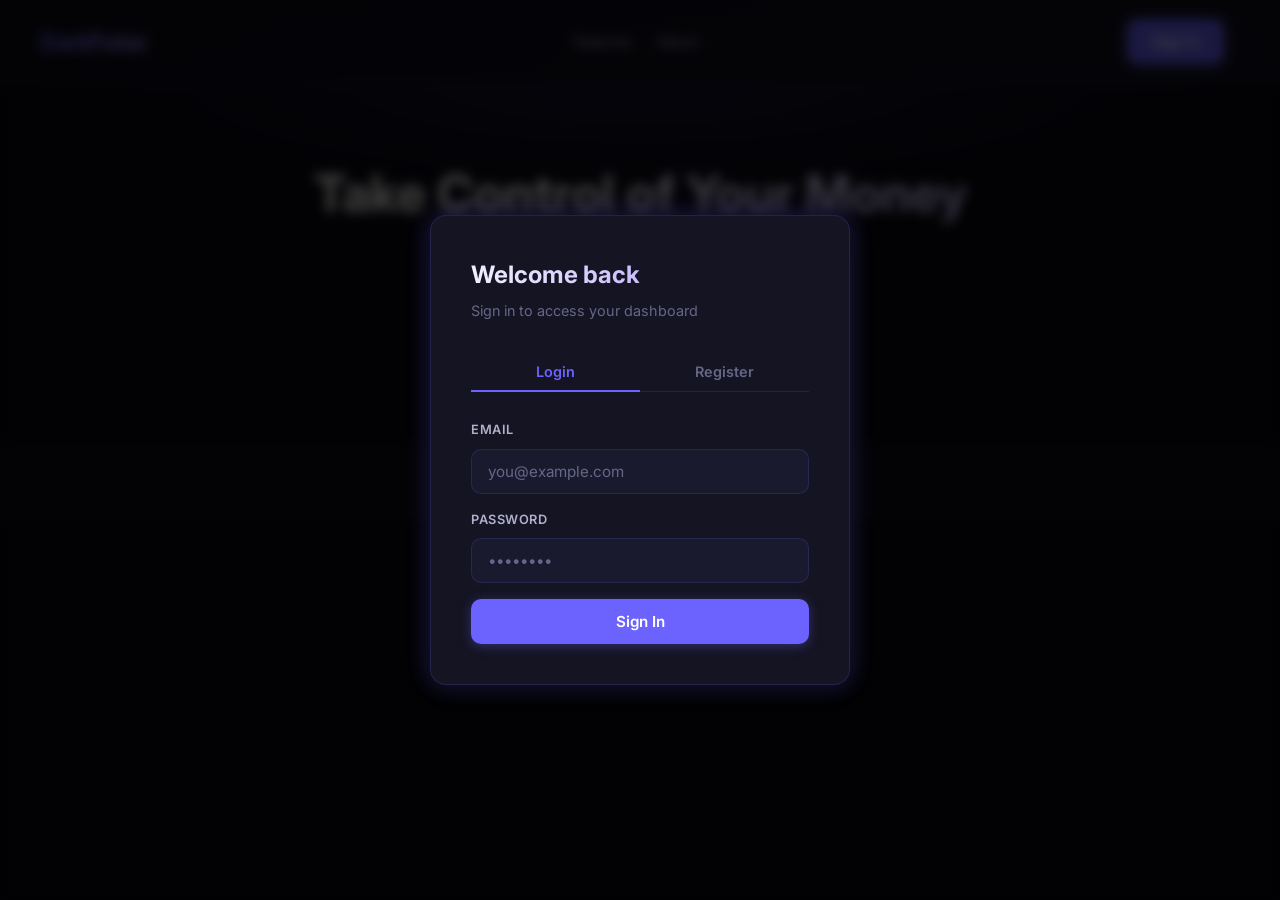
<file: Templates/index.html>
<!DOCTYPE html>
<html lang="en">

<head>
    <meta charset="UTF-8">
    <meta name="viewport" content="width=device-width, initial-scale=1.0">
    <title>DarkPulse — Expense Tracker</title>
    <meta name="description"
        content="DarkPulse Expense Tracker — track every expense, visualize spending habits, and manage your finances with ease.">
    <link rel="stylesheet" href="/static/styles.css">
</head>

<body>

    <!-- ==================== NAVBAR ==================== -->
    <header>
        <nav>
            <a href="/" class="logo" style="text-decoration:none">DarkPulse</a>

            <ul class="nav-links">
                <li><a href="/features">Features</a></li>
                <li><a href="/about">About</a></li>
            </ul>

            <div id="nav-auth-area">
                <!-- Shown when logged out -->
                <button id="btn-open-auth" class="btn-primary" style="display:none">Sign In</button>

                <!-- Shown when logged in -->
                <span id="nav-user-email"></span>
                <button id="btn-logout" style="display:none">Logout</button>
            </div>
        </nav>
    </header>

    <!-- ==================== HERO ==================== -->
    <section class="hero" id="home">
        <h1>Take Control of Your Money</h1>
        <p>Track every expense. Visualise your habits.<br>Build your future — one entry at a time.</p>
        <a href="#dashboard" class="cta-btn" id="hero-cta">Start Tracking</a>
    </section>

    <!-- ==================== AUTH OVERLAY ==================== -->
    <div id="auth-overlay">
        <div class="auth-box">
            <h2>Welcome back</h2>
            <p class="auth-subtitle">Sign in to access your dashboard</p>

            <div class="auth-tabs">
                <button class="auth-tab active" data-tab="login">Login</button>
                <button class="auth-tab" data-tab="register">Register</button>
            </div>

            <!-- Login Form -->
            <form class="auth-form active" id="form-login">
                <div id="login-error" class="auth-error"></div>

                <label for="login-email">Email</label>
                <input id="login-email" type="email" placeholder="you@example.com" required autocomplete="email">

                <label for="login-password">Password</label>
                <input id="login-password" type="password" placeholder="••••••••" required
                    autocomplete="current-password">

                <button type="submit" class="btn-primary">Sign In</button>
            </form>

            <!-- Register Form -->
            <form class="auth-form" id="form-register">
                <div id="register-error" class="auth-error"></div>

                <label for="reg-email">Email</label>
                <input id="reg-email" type="email" placeholder="you@example.com" required autocomplete="email">

                <label for="reg-password">Password</label>
                <input id="reg-password" type="password" placeholder="Min. 6 characters" required minlength="6"
                    autocomplete="new-password">

                <button type="submit" class="btn-primary">Create Account</button>
            </form>
        </div>
    </div>

    <!-- ==================== DASHBOARD ==================== -->
    <section id="dashboard">
        <div id="app-dashboard">

            <!-- KPI Stats Bar -->
            <div class="stats-grid" style="margin-top:0.5rem">
                <div class="stat-card income">
                    <div class="stat-label">Monthly Income</div>
                    <div class="stat-value" id="stat-income">—</div>
                    <div class="stat-icon">💰</div>
                </div>
                <div class="stat-card spent">
                    <div class="stat-label">Total Spent</div>
                    <div class="stat-value" id="stat-spent">—</div>
                    <div class="stat-icon">📊</div>
                </div>
                <div class="stat-card savings">
                    <div class="stat-label">Savings</div>
                    <div class="stat-value" id="stat-savings">—</div>
                    <div class="stat-icon">🏦</div>
                </div>
            </div>

            <!-- Income Form -->
            <div class="income-section" style="margin-top:2.5rem">
                <div class="section-heading">Set Income</div>
                <form class="income-form" id="income-form">
                    <label for="income-input">Monthly Income (₹)</label>
                    <input id="income-input" type="number" step="0.01" min="0.01" placeholder="e.g. 50000" required>
                    <button type="submit" class="btn-green">Update Income</button>
                </form>
            </div>

            <!-- Expense Form -->
            <div class="expense-section">
                <div class="section-heading">Add Expense</div>
                <form class="expense-form" id="expense-form">
                    <div class="form-group">
                        <label for="exp-amount">Amount (₹)</label>
                        <input id="exp-amount" type="number" step="0.01" min="0.01" placeholder="e.g. 499" required>
                    </div>
                    <div class="form-group">
                        <label for="exp-category">Category</label>
                        <input id="exp-category" type="text" placeholder="e.g. Food" required>
                    </div>
                    <div class="form-group">
                        <label for="exp-notes">Notes (optional)</label>
                        <input id="exp-notes" type="text" placeholder="Optional description">
                    </div>
                    <button type="submit" class="btn-primary"
                        style="align-self:flex-end;padding:0.7rem 1.4rem">Add</button>
                    <button type="button" id="btn-clear-all" class="btn-danger" style="align-self:flex-end">Clear
                        All</button>
                </form>
            </div>

            <!-- Expense List -->
            <div class="expense-list-section">
                <div class="section-heading">Expenses</div>

                <!-- Filter bar -->
                <div class="filter-bar">
                    <input id="filter-input" type="text" placeholder="🔍  Filter by category…">
                    <button id="btn-filter" class="btn-ghost">Apply Filter</button>
                    <span class="filter-badge" id="filter-badge">
                        Filtered: <span id="filter-label"></span>
                        <button id="btn-clear-filter" title="Clear filter">✕</button>
                    </span>
                </div>

                <ul id="expense-list"></ul>
            </div>

            <!-- Summary Section -->
            <div class="summary-section">
                <div class="section-heading">Summary</div>
                <div class="summary-grid">

                    <!-- Category Breakdown -->
                    <div class="summary-card">
                        <h4>📂 By Category</h4>
                        <table class="category-table" id="category-table">
                            <tbody></tbody>
                        </table>
                    </div>

                    <!-- Monthly Summary -->
                    <div class="summary-card">
                        <h4>📅 Monthly Breakdown</h4>
                        <div class="monthly-form">
                            <select id="monthly-month">
                                <option value="1">January</option>
                                <option value="2">February</option>
                                <option value="3">March</option>
                                <option value="4">April</option>
                                <option value="5">May</option>
                                <option value="6">June</option>
                                <option value="7">July</option>
                                <option value="8">August</option>
                                <option value="9">September</option>
                                <option value="10">October</option>
                                <option value="11">November</option>
                                <option value="12">December</option>
                            </select>
                            <input id="monthly-year" type="number" min="2000" max="2100" placeholder="Year"
                                style="width:90px">
                            <button type="button" id="btn-monthly">View</button>
                        </div>
                        <div class="monthly-result" id="monthly-result">
                            <div id="monthly-label" style="color:var(--muted);font-size:0.85rem"></div>
                            <div class="monthly-total" id="monthly-total"></div>
                        </div>
                    </div>
                </div>
            </div>

            <!-- Danger Zone -->
            <div class="danger-zone">
                <h4>⚠ Danger Zone</h4>
                <p>Permanently clear all your financial data (income + expenses) from this account.</p>
                <button id="btn-delete-data" class="btn-danger">Delete All My Data</button>
            </div>

        </div><!-- /#app-dashboard -->
    </section>

    <!-- ==================== EDIT MODAL ==================== -->
    <div id="edit-modal">
        <div class="modal-box">
            <h3>Edit Expense</h3>
            <form class="modal-form" id="edit-form">
                <input type="hidden" id="edit-id">

                <label for="edit-amount">Amount (₹)</label>
                <input id="edit-amount" type="number" step="0.01" min="0.01" placeholder="Amount" required>

                <label for="edit-category">Category</label>
                <input id="edit-category" type="text" placeholder="Category" required>

                <label for="edit-notes">Notes</label>
                <input id="edit-notes" type="text" placeholder="Optional notes">

                <div class="modal-actions">
                    <button type="submit" class="btn-primary">Save Changes</button>
                    <button type="button" id="btn-cancel-edit" class="btn-ghost">Cancel</button>
                </div>
            </form>
        </div>
    </div>

    <!-- ==================== FOOTER ==================== -->
    <footer>
        <p>© 2026 DarkPulse</p>
    </footer>

    <!-- ==================== TOAST CONTAINER ==================== -->
    <div id="toast-container"></div>

    <script src="/static/script.js"></script>
</body>

</html>
</file>
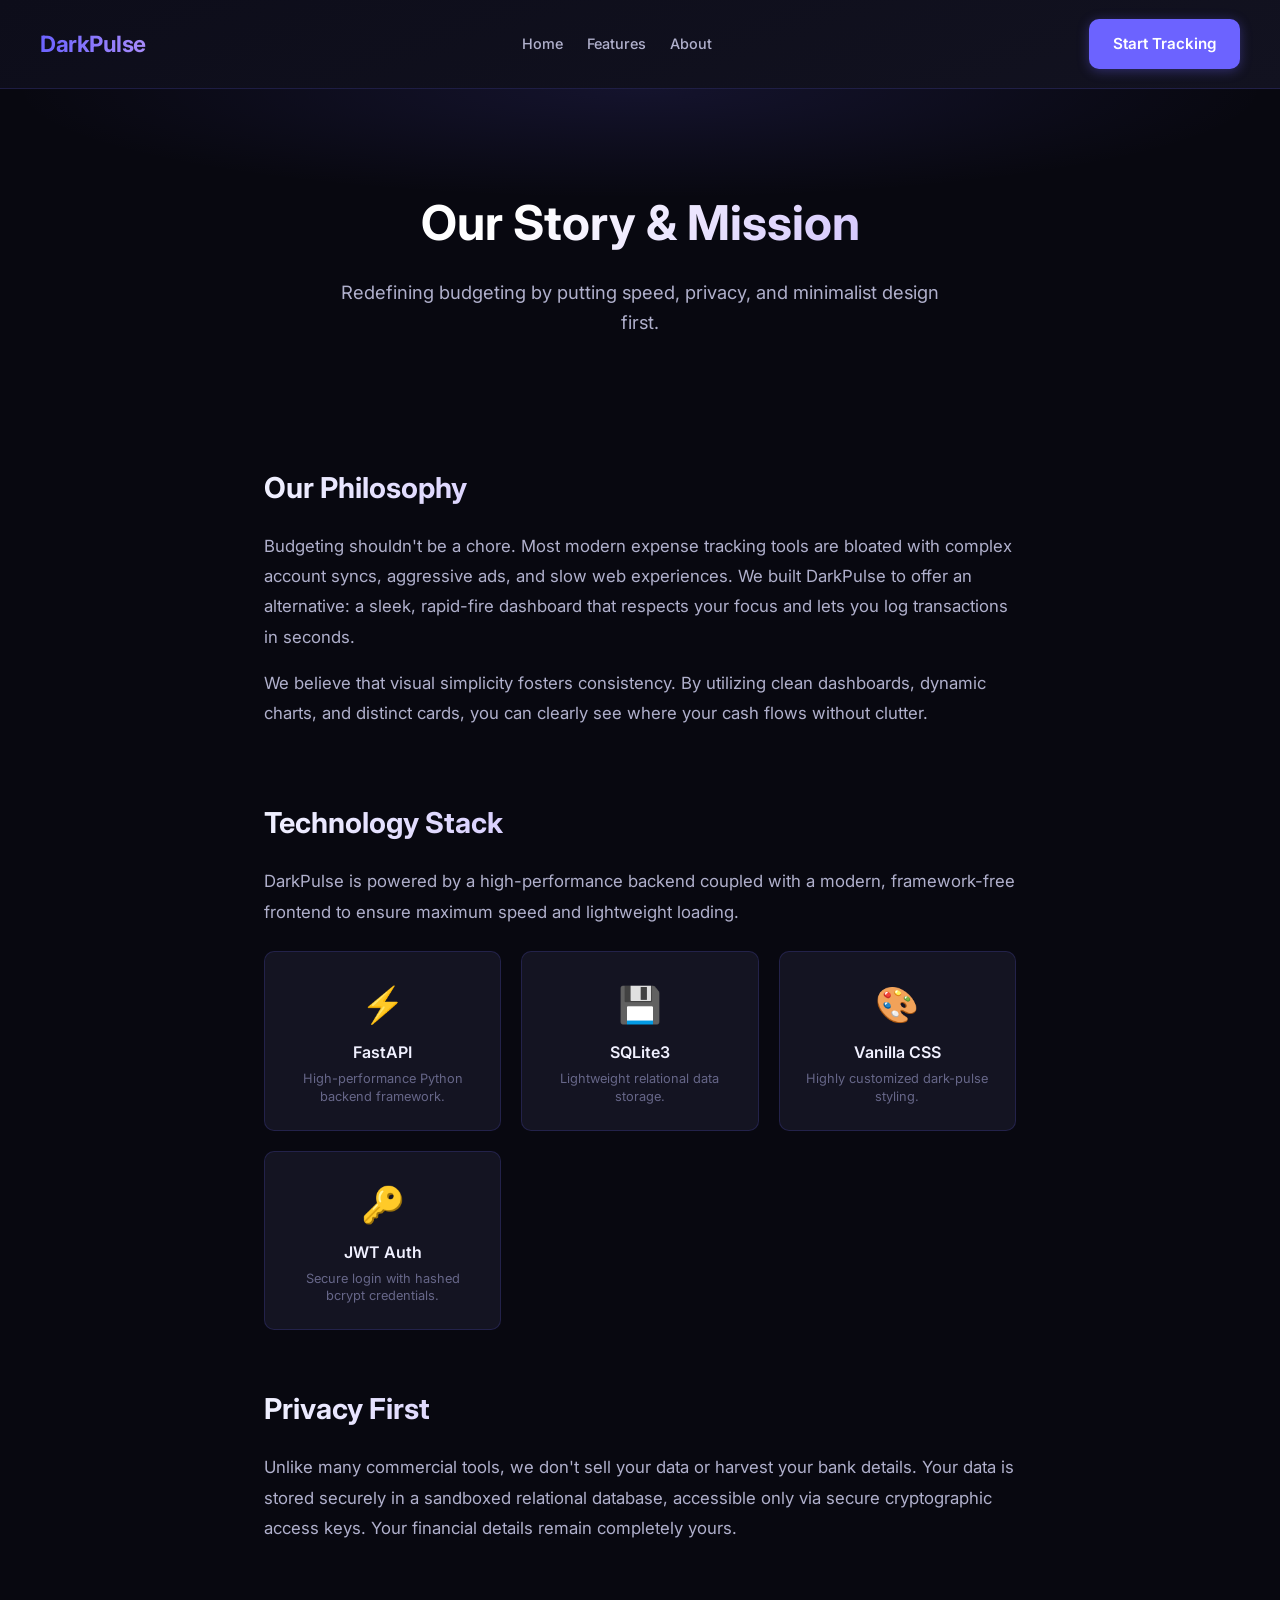
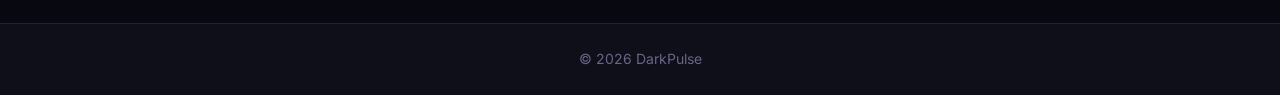
<file: Templates/about.html>
<!DOCTYPE html>
<html lang="en">

<head>
    <meta charset="UTF-8">
    <meta name="viewport" content="width=device-width, initial-scale=1.0">
    <title>About Us — DarkPulse</title>
    <meta name="description" content="Learn more about DarkPulse, the premium minimal expense tracker.">
    <link rel="stylesheet" href="/static/styles.css">
    <style>
        .about-hero {
            padding: 6rem 2rem 4rem;
            text-align: center;
            background: radial-gradient(ellipse 70% 50% at 50% 0%, rgba(108, 99, 255, 0.12) 0%, transparent 70%);
        }

        .about-hero h1 {
            font-size: 3rem;
            font-weight: 700;
            margin-bottom: 1rem;
            background: linear-gradient(135deg, #fff 40%, #a78bfa);
            -webkit-background-clip: text;
            -webkit-text-fill-color: transparent;
            background-clip: text;
        }

        .about-hero p {
            color: var(--fg2);
            font-size: 1.15rem;
            max-width: 600px;
            margin: 0 auto;
        }

        .about-content {
            max-width: 800px;
            margin: 0 auto;
            padding: 4rem 1.5rem;
            display: flex;
            flex-direction: column;
            gap: 3.5rem;
        }

        .about-section h2 {
            font-size: 1.8rem;
            font-weight: 700;
            color: var(--fg);
            margin-bottom: 1.25rem;
            background: linear-gradient(90deg, var(--fg), #a78bfa);
            -webkit-background-clip: text;
            -webkit-text-fill-color: transparent;
            background-clip: text;
        }

        .about-section p {
            color: var(--fg2);
            font-size: 1.05rem;
            line-height: 1.8;
            margin-bottom: 1rem;
        }

        .tech-stack {
            display: grid;
            grid-template-columns: repeat(auto-fit, minmax(180px, 1fr));
            gap: 1.25rem;
            margin-top: 1.5rem;
        }

        .tech-card {
            background: var(--bg3);
            border: 1px solid var(--border);
            padding: 1.5rem;
            border-radius: var(--radius);
            text-align: center;
            transition: border-color 0.25s, transform 0.25s;
        }

        .tech-card:hover {
            border-color: var(--accent);
            transform: translateY(-3px);
        }

        .tech-card .tech-icon {
            font-size: 2.2rem;
            margin-bottom: 0.5rem;
        }

        .tech-card h3 {
            font-size: 1rem;
            font-weight: 600;
            color: var(--fg);
            margin-bottom: 0.25rem;
        }

        .tech-card p {
            font-size: 0.8rem;
            color: var(--muted);
            margin: 0;
            line-height: 1.4;
        }
    </style>
</head>

<body>

    <!-- ==================== NAVBAR ==================== -->
    <header>
        <nav>
            <a href="/" class="logo" style="text-decoration:none">DarkPulse</a>

            <ul class="nav-links">
                <li><a href="/">Home</a></li>
                <li><a href="/features">Features</a></li>
                <li><a href="/about" class="active">About</a></li>
            </ul>

            <div id="nav-auth-area">
                <a href="/#dashboard" class="btn-primary" style="text-decoration:none">Start Tracking</a>
            </div>
        </nav>
    </header>

    <!-- ==================== HERO ==================== -->
    <section class="about-hero">
        <h1>Our Story & Mission</h1>
        <p>Redefining budgeting by putting speed, privacy, and minimalist design first.</p>
    </section>

    <!-- ==================== ABOUT CONTENT ==================== -->
    <section class="about-content">

        <div class="about-section">
            <h2>Our Philosophy</h2>
            <p>
                Budgeting shouldn't be a chore. Most modern expense tracking tools are bloated with complex account
                syncs, aggressive ads, and slow web experiences. We built DarkPulse to offer an alternative: a sleek,
                rapid-fire dashboard that respects your focus and lets you log transactions in seconds.
            </p>
            <p>
                We believe that visual simplicity fosters consistency. By utilizing clean dashboards, dynamic charts,
                and distinct cards, you can clearly see where your cash flows without clutter.
            </p>
        </div>

        <div class="about-section">
            <h2>Technology Stack</h2>
            <p>
                DarkPulse is powered by a high-performance backend coupled with a modern, framework-free frontend to
                ensure maximum speed and lightweight loading.
            </p>

            <div class="tech-stack">
                <div class="tech-card">
                    <div class="tech-icon">⚡</div>
                    <h3>FastAPI</h3>
                    <p>High-performance Python backend framework.</p>
                </div>
                <div class="tech-card">
                    <div class="tech-icon">💾</div>
                    <h3>SQLite3</h3>
                    <p>Lightweight relational data storage.</p>
                </div>
                <div class="tech-card">
                    <div class="tech-icon">🎨</div>
                    <h3>Vanilla CSS</h3>
                    <p>Highly customized dark-pulse styling.</p>
                </div>
                <div class="tech-card">
                    <div class="tech-icon">🔑</div>
                    <h3>JWT Auth</h3>
                    <p>Secure login with hashed bcrypt credentials.</p>
                </div>
            </div>
        </div>

        <div class="about-section">
            <h2>Privacy First</h2>
            <p>
                Unlike many commercial tools, we don't sell your data or harvest your bank details. Your data is stored
                securely in a sandboxed relational database, accessible only via secure cryptographic access keys. Your
                financial details remain completely yours.
            </p>
        </div>

    </section>

    <!-- ==================== FOOTER ==================== -->
    <footer>
        <p>© 2026 DarkPulse</p>
    </footer>

</body>

</html>
</file>
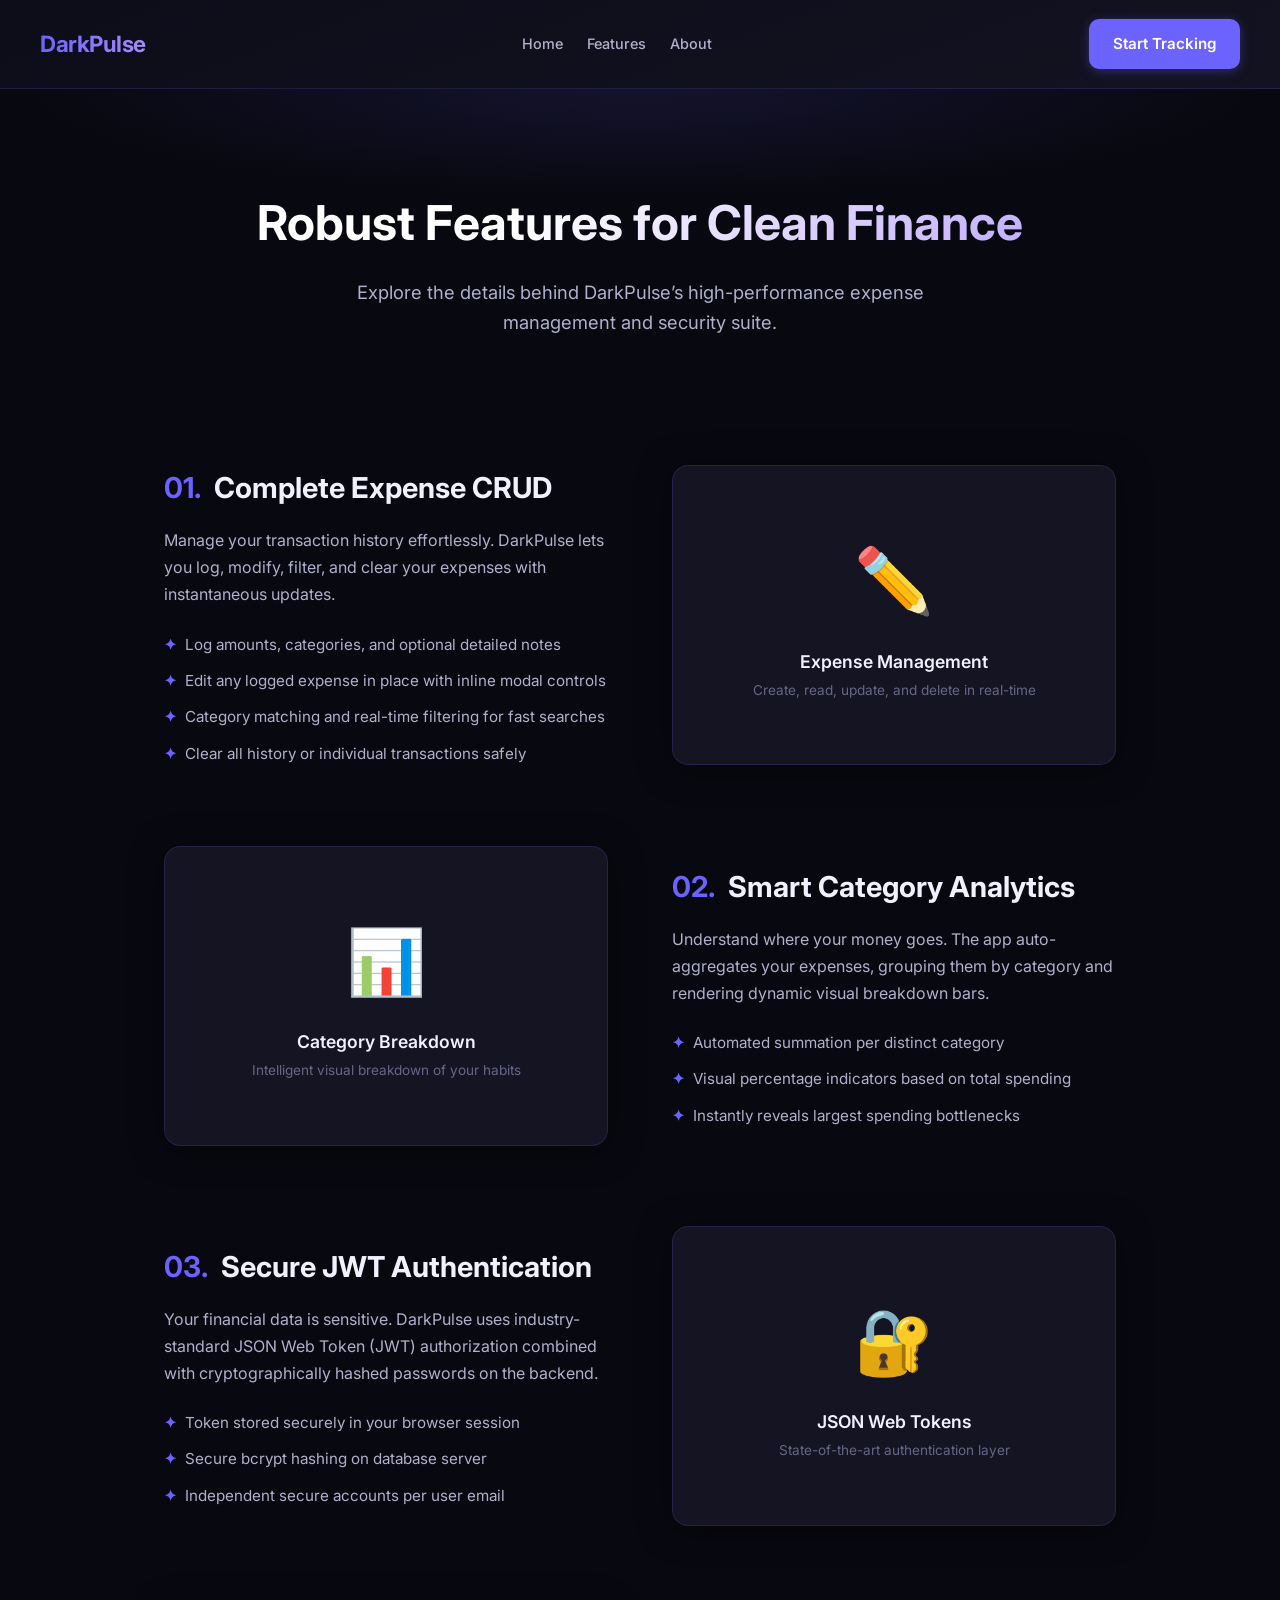
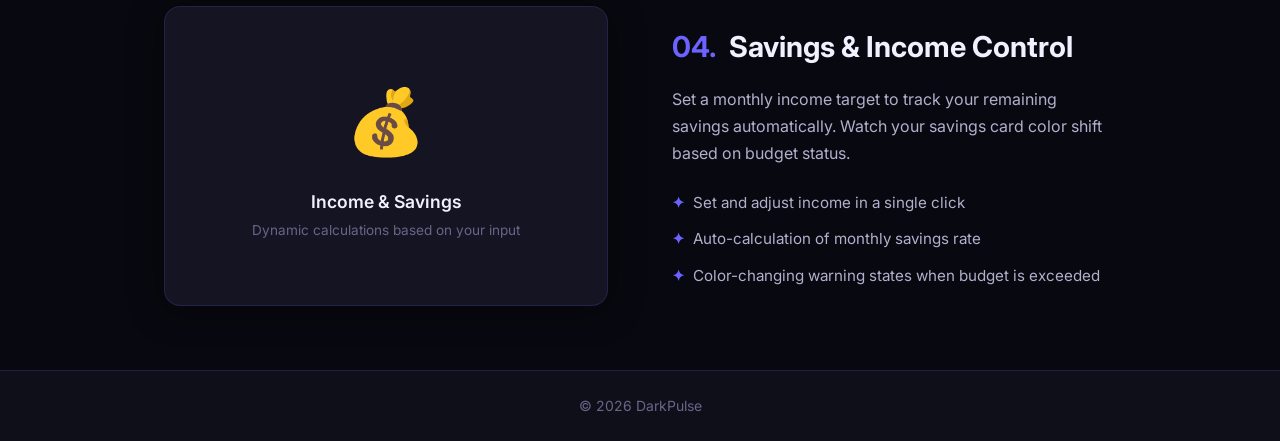
<file: Templates/features.html>
<!DOCTYPE html>
<html lang="en">

<head>
    <meta charset="UTF-8">
    <meta name="viewport" content="width=device-width, initial-scale=1.0">
    <title>Features — DarkPulse</title>
    <meta name="description" content="Discover the powerful budgeting, tracking, and analytics features of DarkPulse.">
    <link rel="stylesheet" href="/static/styles.css">
    <style>
        .feature-hero {
            padding: 6rem 2rem 4rem;
            text-align: center;
            background: radial-gradient(ellipse 70% 50% at 50% 0%, rgba(108, 99, 255, 0.12) 0%, transparent 70%);
        }

        .feature-hero h1 {
            font-size: 3rem;
            font-weight: 700;
            margin-bottom: 1rem;
            background: linear-gradient(135deg, #fff 40%, #a78bfa);
            -webkit-background-clip: text;
            -webkit-text-fill-color: transparent;
            background-clip: text;
        }

        .feature-hero p {
            color: var(--fg2);
            font-size: 1.15rem;
            max-width: 600px;
            margin: 0 auto;
        }

        .features-detailed {
            max-width: 1000px;
            margin: 0 auto;
            padding: 4rem 1.5rem;
            display: flex;
            flex-direction: column;
            gap: 5rem;
        }

        .feature-row {
            display: grid;
            grid-template-columns: 1fr 1fr;
            gap: 4rem;
            align-items: center;
        }

        .feature-row:nth-child(even) {
            direction: rtl;
        }

        .feature-row:nth-child(even) .feature-text {
            direction: ltr;
        }

        .feature-text h2 {
            font-size: 1.8rem;
            font-weight: 700;
            color: var(--fg);
            margin-bottom: 1rem;
            display: flex;
            align-items: center;
            gap: 0.75rem;
        }

        .feature-text h2 span {
            color: var(--accent);
        }

        .feature-text p {
            color: var(--fg2);
            font-size: 1rem;
            line-height: 1.7;
            margin-bottom: 1.5rem;
        }

        .feature-bullets {
            list-style: none;
            display: flex;
            flex-direction: column;
            gap: 0.75rem;
        }

        .feature-bullets li {
            font-size: 0.95rem;
            color: var(--fg2);
            display: flex;
            align-items: center;
            gap: 0.5rem;
        }

        .feature-bullets li::before {
            content: "✦";
            color: var(--accent);
            font-weight: bold;
        }

        .feature-visual {
            background: var(--bg3);
            border: 1px solid var(--border);
            border-radius: var(--radius-lg);
            padding: 2.5rem;
            height: 300px;
            display: flex;
            flex-direction: column;
            justify-content: center;
            align-items: center;
            box-shadow: var(--shadow);
            position: relative;
            overflow: hidden;
            transition: transform 0.3s;
        }

        .feature-visual:hover {
            transform: translateY(-5px);
            border-color: var(--accent);
        }

        .feature-visual .visual-icon {
            font-size: 4rem;
            margin-bottom: 1rem;
        }

        .feature-visual .visual-label {
            font-size: 1.1rem;
            font-weight: 600;
            color: var(--fg);
        }

        .feature-visual .visual-sub {
            font-size: 0.85rem;
            color: var(--muted);
            margin-top: 0.25rem;
        }

        @media (max-width: 768px) {
            .feature-row {
                grid-template-columns: 1fr;
                gap: 2rem;
            }

            .feature-row:nth-child(even) {
                direction: ltr;
            }
        }
    </style>
</head>

<body>

    <!-- ==================== NAVBAR ==================== -->
    <header>
        <nav>
            <a href="/" class="logo" style="text-decoration:none">DarkPulse</a>

            <ul class="nav-links">
                <li><a href="/">Home</a></li>
                <li><a href="/features" class="active">Features</a></li>
                <li><a href="/about">About</a></li>
            </ul>

            <div id="nav-auth-area">
                <a href="/#dashboard" class="btn-primary" style="text-decoration:none">Start Tracking</a>
            </div>
        </nav>
    </header>

    <!-- ==================== HERO ==================== -->
    <section class="feature-hero">
        <h1>Robust Features for Clean Finance</h1>
        <p>Explore the details behind DarkPulse’s high-performance expense management and security suite.</p>
    </section>

    <!-- ==================== DETAILED FEATURES ==================== -->
    <section class="features-detailed">
        <!-- Feature 1 -->
        <div class="feature-row">
            <div class="feature-text">
                <h2><span>01.</span> Complete Expense CRUD</h2>
                <p>
                    Manage your transaction history effortlessly. DarkPulse lets you log, modify, filter, and clear your
                    expenses with instantaneous updates.
                </p>
                <ul class="feature-bullets">
                    <li>Log amounts, categories, and optional detailed notes</li>
                    <li>Edit any logged expense in place with inline modal controls</li>
                    <li>Category matching and real-time filtering for fast searches</li>
                    <li>Clear all history or individual transactions safely</li>
                </ul>
            </div>
            <div class="feature-visual">
                <div class="visual-icon">✏️</div>
                <div class="visual-label">Expense Management</div>
                <div class="visual-sub">Create, read, update, and delete in real-time</div>
            </div>
        </div>

        <!-- Feature 2 -->
        <div class="feature-row">
            <div class="feature-text">
                <h2><span>02.</span> Smart Category Analytics</h2>
                <p>
                    Understand where your money goes. The app auto-aggregates your expenses, grouping them by category
                    and rendering dynamic visual breakdown bars.
                </p>
                <ul class="feature-bullets">
                    <li>Automated summation per distinct category</li>
                    <li>Visual percentage indicators based on total spending</li>
                    <li>Instantly reveals largest spending bottlenecks</li>
                </ul>
            </div>
            <div class="feature-visual">
                <div class="visual-icon">📊</div>
                <div class="visual-label">Category Breakdown</div>
                <div class="visual-sub">Intelligent visual breakdown of your habits</div>
            </div>
        </div>

        <!-- Feature 3 -->
        <div class="feature-row">
            <div class="feature-text">
                <h2><span>03.</span> Secure JWT Authentication</h2>
                <p>
                    Your financial data is sensitive. DarkPulse uses industry-standard JSON Web Token (JWT)
                    authorization combined with cryptographically hashed passwords on the backend.
                </p>
                <ul class="feature-bullets">
                    <li>Token stored securely in your browser session</li>
                    <li>Secure bcrypt hashing on database server</li>
                    <li>Independent secure accounts per user email</li>
                </ul>
            </div>
            <div class="feature-visual">
                <div class="visual-icon">🔐</div>
                <div class="visual-label">JSON Web Tokens</div>
                <div class="visual-sub">State-of-the-art authentication layer</div>
            </div>
        </div>

        <!-- Feature 4 -->
        <div class="feature-row">
            <div class="feature-text">
                <h2><span>04.</span> Savings & Income Control</h2>
                <p>
                    Set a monthly income target to track your remaining savings automatically. Watch your savings card
                    color shift based on budget status.
                </p>
                <ul class="feature-bullets">
                    <li>Set and adjust income in a single click</li>
                    <li>Auto-calculation of monthly savings rate</li>
                    <li>Color-changing warning states when budget is exceeded</li>
                </ul>
            </div>
            <div class="feature-visual">
                <div class="visual-icon">💰</div>
                <div class="visual-label">Income & Savings</div>
                <div class="visual-sub">Dynamic calculations based on your input</div>
            </div>
        </div>
    </section>

    <!-- ==================== FOOTER ==================== -->
    <footer>
        <p>© 2026 DarkPulse</p>
    </footer>

</body>

</html>
</file>
<file: static/styles.css>
@import url('https://fonts.googleapis.com/css2?family=Inter:wght@400;500;600;700&display=swap');

/* ===== DESIGN TOKENS ===== */
:root {
    --bg:         #080810;
    --bg2:        #0f0f1a;
    --bg3:        #141422;
    --surface:    #1a1a2e;
    --surface2:   #22223a;
    --border:     rgba(108, 99, 255, 0.18);
    --accent:     #6c63ff;
    --accent-dim: #4f49c4;
    --accent-glow:rgba(108, 99, 255, 0.35);
    --green:      #22c55e;
    --green-dim:  #16a34a;
    --red:        #f87171;
    --red-dim:    #dc2626;
    --amber:      #fbbf24;
    --fg:         #f0f0ff;
    --fg2:        #b0b0cc;
    --muted:      #666688;
    --radius:     10px;
    --radius-lg:  16px;
    --shadow:     0 4px 32px rgba(0,0,0,0.5);
    --shadow-accent: 0 0 24px var(--accent-glow);
}

/* ===== RESET ===== */
*, *::before, *::after {
    margin: 0; padding: 0;
    box-sizing: border-box;
    font-family: 'Inter', sans-serif;
}

html { scroll-behavior: smooth; }

body {
    background: var(--bg);
    color: var(--fg);
    line-height: 1.6;
    min-height: 100vh;
}

/* ===== SCROLLBAR ===== */
::-webkit-scrollbar { width: 6px; }
::-webkit-scrollbar-track { background: var(--bg2); }
::-webkit-scrollbar-thumb { background: var(--accent-dim); border-radius: 3px; }

/* ===== NAVBAR ===== */
header {
    background: linear-gradient(160deg, #0d0d1a, #121220);
    border-bottom: 1px solid var(--border);
    padding: 1.2rem 2.5rem;
    position: sticky;
    top: 0;
    z-index: 100;
    backdrop-filter: blur(12px);
}

nav {
    display: flex;
    justify-content: space-between;
    align-items: center;
    max-width: 1200px;
    margin: 0 auto;
}

.logo {
    font-size: 1.4rem;
    font-weight: 700;
    background: linear-gradient(90deg, var(--accent), #a78bfa);
    -webkit-background-clip: text;
    -webkit-text-fill-color: transparent;
    background-clip: text;
    letter-spacing: -0.5px;
}

.nav-links {
    list-style: none;
    display: flex;
    gap: 1.5rem;
    align-items: center;
}

.nav-links a {
    color: var(--fg2);
    text-decoration: none;
    font-size: 0.9rem;
    font-weight: 500;
    transition: color 0.25s;
}

.nav-links a:hover { color: var(--accent); }

#nav-auth-area { display: flex; align-items: center; gap: 1rem; }

#nav-user-email {
    font-size: 0.85rem;
    color: var(--muted);
    font-weight: 500;
}

#btn-logout {
    background: transparent;
    border: 1px solid var(--border);
    color: var(--fg2);
    padding: 0.4rem 0.9rem;
    border-radius: 6px;
    cursor: pointer;
    font-size: 0.85rem;
    font-weight: 500;
    transition: all 0.25s;
}

#btn-logout:hover {
    border-color: var(--red);
    color: var(--red);
}

/* ===== HERO ===== */
.hero {
    text-align: center;
    padding: 5rem 2rem 4rem;
    background: radial-gradient(ellipse 70% 50% at 50% 0%, rgba(108,99,255,0.12) 0%, transparent 70%);
}

.hero h1 {
    font-size: clamp(2rem, 5vw, 3.2rem);
    font-weight: 700;
    line-height: 1.15;
    margin-bottom: 1rem;
    background: linear-gradient(135deg, #fff 40%, #a78bfa);
    -webkit-background-clip: text;
    -webkit-text-fill-color: transparent;
    background-clip: text;
}

.hero p {
    color: var(--fg2);
    max-width: 520px;
    margin: 0 auto 2.5rem;
    font-size: 1.05rem;
}

.cta-btn {
    display: inline-block;
    background: var(--accent);
    color: #fff;
    padding: 0.85rem 2rem;
    border-radius: 8px;
    text-decoration: none;
    font-weight: 600;
    font-size: 0.95rem;
    transition: background 0.25s, box-shadow 0.25s, transform 0.2s;
    box-shadow: 0 0 18px var(--accent-glow);
}

.cta-btn:hover {
    background: var(--accent-dim);
    transform: translateY(-2px);
    box-shadow: 0 0 28px var(--accent-glow);
}

/* ===== AUTH OVERLAY ===== */
#auth-overlay {
    display: none;
    position: fixed;
    inset: 0;
    background: rgba(0,0,0,0.75);
    backdrop-filter: blur(6px);
    z-index: 500;
    align-items: center;
    justify-content: center;
    animation: fadeIn 0.2s ease;
}

#auth-overlay.visible { display: flex; }

.auth-box {
    background: var(--bg3);
    border: 1px solid var(--border);
    border-radius: var(--radius-lg);
    padding: 2.5rem;
    width: 100%;
    max-width: 420px;
    box-shadow: var(--shadow), var(--shadow-accent);
    animation: slideUp 0.3s ease;
}

.auth-box h2 {
    font-size: 1.5rem;
    font-weight: 700;
    margin-bottom: 0.25rem;
    background: linear-gradient(90deg, var(--fg), #a78bfa);
    -webkit-background-clip: text;
    -webkit-text-fill-color: transparent;
    background-clip: text;
}

.auth-box .auth-subtitle {
    color: var(--muted);
    font-size: 0.9rem;
    margin-bottom: 2rem;
}

.auth-tabs {
    display: flex;
    border-bottom: 1px solid var(--border);
    margin-bottom: 1.75rem;
    gap: 0;
}

.auth-tab {
    flex: 1;
    background: none;
    border: none;
    border-bottom: 2px solid transparent;
    color: var(--muted);
    font-size: 0.9rem;
    font-weight: 600;
    padding: 0.6rem;
    cursor: pointer;
    transition: all 0.2s;
    text-align: center;
    margin-bottom: -1px;
}

.auth-tab.active {
    color: var(--accent);
    border-bottom-color: var(--accent);
}

.auth-form { display: none; flex-direction: column; gap: 1rem; }
.auth-form.active { display: flex; }

.auth-form label {
    font-size: 0.8rem;
    font-weight: 600;
    color: var(--fg2);
    text-transform: uppercase;
    letter-spacing: 0.5px;
    margin-bottom: -0.5rem;
}

.auth-form input {
    background: var(--surface);
    border: 1px solid var(--border);
    color: var(--fg);
    padding: 0.75rem 1rem;
    border-radius: var(--radius);
    font-size: 0.95rem;
    outline: none;
    transition: border-color 0.2s, box-shadow 0.2s;
}

.auth-form input:focus {
    border-color: var(--accent);
    box-shadow: 0 0 0 3px rgba(108,99,255,0.15);
}

.auth-form input::placeholder { color: var(--muted); }

.btn-primary {
    background: var(--accent);
    color: #fff;
    border: none;
    padding: 0.8rem 1.5rem;
    border-radius: var(--radius);
    font-size: 0.95rem;
    font-weight: 600;
    cursor: pointer;
    transition: background 0.2s, transform 0.15s, box-shadow 0.2s;
    box-shadow: 0 2px 12px var(--accent-glow);
}

.btn-primary:hover {
    background: var(--accent-dim);
    transform: translateY(-1px);
    box-shadow: 0 4px 18px var(--accent-glow);
}

.btn-primary:active { transform: translateY(0); }

.auth-error {
    background: rgba(248,113,113,0.12);
    border: 1px solid rgba(248,113,113,0.3);
    color: var(--red);
    padding: 0.65rem 1rem;
    border-radius: var(--radius);
    font-size: 0.875rem;
    display: none;
}

.auth-error.visible { display: block; }

/* ===== DASHBOARD ===== */
#app-dashboard {
    display: none;
    max-width: 1100px;
    margin: 0 auto;
    padding: 2.5rem 1.5rem 5rem;
}

#app-dashboard.visible { display: block; }

.section-heading {
    font-size: 1.1rem;
    font-weight: 700;
    color: var(--fg2);
    text-transform: uppercase;
    letter-spacing: 1px;
    margin-bottom: 1.25rem;
    display: flex;
    align-items: center;
    gap: 0.6rem;
}

.section-heading::after {
    content: '';
    flex: 1;
    height: 1px;
    background: var(--border);
}

/* ===== KPI STATS BAR ===== */
.stats-grid {
    display: grid;
    grid-template-columns: repeat(auto-fit, minmax(200px, 1fr));
    gap: 1rem;
    margin-bottom: 2.5rem;
}

.stat-card {
    background: var(--surface);
    border: 1px solid var(--border);
    border-radius: var(--radius-lg);
    padding: 1.5rem 1.75rem;
    position: relative;
    overflow: hidden;
    transition: transform 0.2s, box-shadow 0.2s;
}

.stat-card:hover {
    transform: translateY(-3px);
    box-shadow: 0 8px 24px rgba(0,0,0,0.4);
}

.stat-card::before {
    content: '';
    position: absolute;
    top: 0; left: 0; right: 0;
    height: 2px;
    border-radius: var(--radius-lg) var(--radius-lg) 0 0;
}

.stat-card.income::before  { background: linear-gradient(90deg, var(--green), #4ade80); }
.stat-card.spent::before   { background: linear-gradient(90deg, var(--accent), #a78bfa); }
.stat-card.savings::before { background: linear-gradient(90deg, var(--amber), #f97316); }

.stat-label {
    font-size: 0.75rem;
    font-weight: 600;
    text-transform: uppercase;
    letter-spacing: 0.8px;
    color: var(--muted);
    margin-bottom: 0.5rem;
}

.stat-value {
    font-size: 1.9rem;
    font-weight: 700;
    line-height: 1;
}

.stat-card.income  .stat-value { color: var(--green); }
.stat-card.spent   .stat-value { color: #a78bfa; }
.stat-card.savings .stat-value { color: var(--amber); }
.stat-card.savings .stat-value.negative { color: var(--red); }

.stat-icon {
    position: absolute;
    top: 1.25rem;
    right: 1.5rem;
    font-size: 1.6rem;
    opacity: 0.25;
}

/* ===== INCOME FORM ===== */
.income-section { margin-bottom: 2.5rem; }

.income-form {
    display: flex;
    gap: 0.75rem;
    align-items: center;
    flex-wrap: wrap;
}

.income-form label {
    font-size: 0.85rem;
    font-weight: 600;
    color: var(--fg2);
    min-width: 130px;
}

.income-form input {
    background: var(--surface);
    border: 1px solid var(--border);
    color: var(--fg);
    padding: 0.7rem 1rem;
    border-radius: var(--radius);
    font-size: 0.95rem;
    outline: none;
    flex: 1;
    min-width: 160px;
    transition: border-color 0.2s, box-shadow 0.2s;
}

.income-form input:focus {
    border-color: var(--green);
    box-shadow: 0 0 0 3px rgba(34,197,94,0.12);
}

.income-form input::placeholder { color: var(--muted); }

.btn-green {
    background: var(--green);
    color: #022c22;
    border: none;
    padding: 0.7rem 1.4rem;
    border-radius: var(--radius);
    font-size: 0.9rem;
    font-weight: 700;
    cursor: pointer;
    transition: background 0.2s, transform 0.15s;
    white-space: nowrap;
}

.btn-green:hover { background: var(--green-dim); transform: translateY(-1px); }

/* ===== EXPENSE FORM ===== */
.expense-section { margin-bottom: 2.5rem; }

.expense-form {
    display: grid;
    grid-template-columns: 1fr 1fr 2fr auto auto;
    gap: 0.75rem;
    align-items: end;
}

.form-group { display: flex; flex-direction: column; gap: 0.35rem; }

.form-group label {
    font-size: 0.75rem;
    font-weight: 600;
    color: var(--muted);
    text-transform: uppercase;
    letter-spacing: 0.5px;
}

.form-group input {
    background: var(--surface);
    border: 1px solid var(--border);
    color: var(--fg);
    padding: 0.7rem 1rem;
    border-radius: var(--radius);
    font-size: 0.95rem;
    outline: none;
    transition: border-color 0.2s, box-shadow 0.2s;
}

.form-group input:focus {
    border-color: var(--accent);
    box-shadow: 0 0 0 3px rgba(108,99,255,0.15);
}

.form-group input::placeholder { color: var(--muted); }

.btn-danger {
    background: transparent;
    border: 1px solid rgba(248,113,113,0.35);
    color: var(--red);
    padding: 0.7rem 1.2rem;
    border-radius: var(--radius);
    font-size: 0.9rem;
    font-weight: 600;
    cursor: pointer;
    transition: all 0.2s;
    white-space: nowrap;
}

.btn-danger:hover {
    background: rgba(248,113,113,0.1);
    border-color: var(--red);
}

/* ===== FILTER BAR ===== */
.filter-bar {
    display: flex;
    gap: 0.75rem;
    align-items: center;
    margin-bottom: 1.25rem;
    flex-wrap: wrap;
}

.filter-bar input {
    background: var(--surface);
    border: 1px solid var(--border);
    color: var(--fg);
    padding: 0.6rem 1rem;
    border-radius: var(--radius);
    font-size: 0.9rem;
    outline: none;
    min-width: 220px;
    transition: border-color 0.2s;
}

.filter-bar input:focus {
    border-color: var(--accent);
    box-shadow: 0 0 0 3px rgba(108,99,255,0.12);
}

.filter-bar input::placeholder { color: var(--muted); }

.btn-ghost {
    background: transparent;
    border: 1px solid var(--border);
    color: var(--fg2);
    padding: 0.6rem 1.1rem;
    border-radius: var(--radius);
    font-size: 0.875rem;
    font-weight: 500;
    cursor: pointer;
    transition: all 0.2s;
}

.btn-ghost:hover {
    border-color: var(--accent);
    color: var(--accent);
}

.filter-badge {
    background: rgba(108,99,255,0.15);
    border: 1px solid rgba(108,99,255,0.35);
    color: var(--accent);
    padding: 0.3rem 0.8rem;
    border-radius: 20px;
    font-size: 0.8rem;
    font-weight: 600;
    display: none;
    align-items: center;
    gap: 0.4rem;
}

.filter-badge.visible { display: flex; }

.filter-badge button {
    background: none;
    border: none;
    color: var(--accent);
    cursor: pointer;
    font-size: 1rem;
    line-height: 1;
    padding: 0;
    transition: color 0.15s;
}

.filter-badge button:hover { color: var(--red); }

/* ===== EXPENSE LIST ===== */
.expense-list-section { margin-bottom: 3rem; }

#expense-list {
    list-style: none;
    display: flex;
    flex-direction: column;
    gap: 0.6rem;
}

#expense-list li {
    display: grid;
    grid-template-columns: 1fr auto auto;
    align-items: center;
    gap: 1rem;
    background: var(--surface);
    border: 1px solid var(--border);
    padding: 1rem 1.25rem;
    border-radius: var(--radius);
    transition: transform 0.2s, box-shadow 0.2s, border-color 0.2s;
    animation: slideIn 0.2s ease;
}

#expense-list li:hover {
    transform: translateX(3px);
    box-shadow: -3px 0 0 var(--accent), 0 4px 20px rgba(0,0,0,0.3);
    border-color: var(--accent);
}

.expense-info { min-width: 0; }

.expense-category {
    font-weight: 600;
    font-size: 0.95rem;
    color: var(--fg);
    display: flex;
    align-items: center;
    gap: 0.5rem;
}

.category-pill {
    background: rgba(108,99,255,0.15);
    border: 1px solid rgba(108,99,255,0.3);
    color: var(--accent);
    padding: 0.15rem 0.6rem;
    border-radius: 20px;
    font-size: 0.75rem;
    font-weight: 600;
}

.expense-notes {
    font-size: 0.82rem;
    color: var(--muted);
    margin-top: 0.15rem;
    white-space: nowrap;
    overflow: hidden;
    text-overflow: ellipsis;
}

.expense-date {
    font-size: 0.78rem;
    color: var(--muted);
    margin-top: 0.15rem;
}

.expense-amount {
    font-size: 1.15rem;
    font-weight: 700;
    color: #a78bfa;
    white-space: nowrap;
    text-align: right;
}

.expense-actions {
    display: flex;
    gap: 0.4rem;
    align-items: center;
}

.btn-edit {
    background: transparent;
    border: 1px solid rgba(108,99,255,0.3);
    color: var(--accent);
    padding: 0.35rem 0.7rem;
    border-radius: 6px;
    cursor: pointer;
    font-size: 0.78rem;
    font-weight: 600;
    transition: all 0.2s;
}

.btn-edit:hover {
    background: rgba(108,99,255,0.15);
    border-color: var(--accent);
}

.btn-del {
    background: transparent;
    border: 1px solid rgba(248,113,113,0.25);
    color: var(--red);
    padding: 0.35rem 0.7rem;
    border-radius: 6px;
    cursor: pointer;
    font-size: 0.78rem;
    font-weight: 600;
    transition: all 0.2s;
}

.btn-del:hover {
    background: rgba(248,113,113,0.1);
    border-color: var(--red);
}

.expense-empty {
    text-align: center;
    color: var(--muted);
    padding: 3rem 1rem;
    font-size: 0.95rem;
    border: 1px dashed var(--border);
    border-radius: var(--radius);
}

.expense-empty span { display: block; font-size: 2.5rem; margin-bottom: 0.5rem; }

/* ===== EDIT MODAL ===== */
#edit-modal {
    display: none;
    position: fixed;
    inset: 0;
    background: rgba(0,0,0,0.72);
    backdrop-filter: blur(6px);
    z-index: 600;
    align-items: center;
    justify-content: center;
}

#edit-modal.visible { display: flex; animation: fadeIn 0.2s ease; }

.modal-box {
    background: var(--bg3);
    border: 1px solid var(--border);
    border-radius: var(--radius-lg);
    padding: 2rem;
    width: 100%;
    max-width: 420px;
    box-shadow: var(--shadow), var(--shadow-accent);
    animation: slideUp 0.25s ease;
}

.modal-box h3 {
    font-size: 1.2rem;
    font-weight: 700;
    margin-bottom: 1.5rem;
    color: var(--fg);
}

.modal-form {
    display: flex;
    flex-direction: column;
    gap: 1rem;
}

.modal-form label {
    font-size: 0.75rem;
    font-weight: 600;
    color: var(--muted);
    text-transform: uppercase;
    letter-spacing: 0.5px;
}

.modal-form input {
    background: var(--surface);
    border: 1px solid var(--border);
    color: var(--fg);
    padding: 0.7rem 1rem;
    border-radius: var(--radius);
    font-size: 0.95rem;
    outline: none;
    width: 100%;
    transition: border-color 0.2s, box-shadow 0.2s;
}

.modal-form input:focus {
    border-color: var(--accent);
    box-shadow: 0 0 0 3px rgba(108,99,255,0.15);
}

.modal-actions {
    display: flex;
    gap: 0.75rem;
    margin-top: 0.5rem;
}

.modal-actions button { flex: 1; }

/* ===== SUMMARY SECTION ===== */
.summary-section { margin-bottom: 3rem; }

.summary-grid {
    display: grid;
    grid-template-columns: 1fr 1fr;
    gap: 1.5rem;
}

.summary-card {
    background: var(--surface);
    border: 1px solid var(--border);
    border-radius: var(--radius-lg);
    padding: 1.5rem;
}

.summary-card h4 {
    font-size: 0.85rem;
    font-weight: 700;
    color: var(--fg2);
    text-transform: uppercase;
    letter-spacing: 0.8px;
    margin-bottom: 1.25rem;
}

/* Category table */
.category-table { width: 100%; border-collapse: collapse; }

.category-table tr:not(:last-child) td {
    border-bottom: 1px solid var(--border);
}

.category-table td {
    padding: 0.65rem 0;
    font-size: 0.9rem;
}

.category-table td:first-child { color: var(--fg2); }
.category-table td:last-child  { text-align: right; font-weight: 700; color: #a78bfa; }

.category-bar-wrap {
    margin-top: 0.3rem;
    height: 4px;
    background: var(--surface2);
    border-radius: 2px;
    overflow: hidden;
}

.category-bar {
    height: 100%;
    background: linear-gradient(90deg, var(--accent), #a78bfa);
    border-radius: 2px;
    transition: width 0.6s ease;
}

/* Monthly form */
.monthly-form {
    display: flex;
    gap: 0.6rem;
    align-items: center;
    flex-wrap: wrap;
    margin-bottom: 1.25rem;
}

.monthly-form select,
.monthly-form input[type="number"] {
    background: var(--surface2);
    border: 1px solid var(--border);
    color: var(--fg);
    padding: 0.6rem 0.8rem;
    border-radius: var(--radius);
    font-size: 0.875rem;
    outline: none;
    transition: border-color 0.2s;
}

.monthly-form select:focus,
.monthly-form input:focus { border-color: var(--accent); }

.monthly-form button {
    background: var(--accent);
    color: #fff;
    border: none;
    padding: 0.6rem 1rem;
    border-radius: var(--radius);
    font-size: 0.875rem;
    font-weight: 600;
    cursor: pointer;
    transition: background 0.2s;
}

.monthly-form button:hover { background: var(--accent-dim); }

.monthly-result {
    background: var(--surface2);
    border-radius: var(--radius);
    padding: 1rem 1.25rem;
    font-size: 0.9rem;
    color: var(--fg2);
    display: none;
}

.monthly-result.visible { display: block; }

.monthly-total {
    font-size: 1.6rem;
    font-weight: 700;
    color: #a78bfa;
    margin-top: 0.25rem;
}

/* ===== DANGER ZONE ===== */
.danger-zone {
    background: rgba(248,113,113,0.04);
    border: 1px solid rgba(248,113,113,0.2);
    border-radius: var(--radius-lg);
    padding: 1.5rem;
    margin-bottom: 3rem;
}

.danger-zone h4 {
    font-size: 0.85rem;
    font-weight: 700;
    color: var(--red);
    text-transform: uppercase;
    letter-spacing: 0.8px;
    margin-bottom: 0.5rem;
}

.danger-zone p {
    font-size: 0.875rem;
    color: var(--muted);
    margin-bottom: 1rem;
}

/* ===== FEATURES SECTION ===== */
.features {
    background: var(--bg2);
    padding: 5rem 2rem;
    text-align: center;
    border-top: 1px solid var(--border);
}

.features h2 {
    font-size: 2rem;
    font-weight: 700;
    color: var(--fg);
    margin-bottom: 0.5rem;
}

.features .section-sub {
    color: var(--muted);
    margin-bottom: 3rem;
    font-size: 1rem;
}

.cards {
    display: flex;
    flex-wrap: wrap;
    justify-content: center;
    gap: 1.5rem;
    max-width: 900px;
    margin: 0 auto;
}

.card {
    background: var(--surface);
    border: 1px solid var(--border);
    padding: 2rem 1.75rem;
    border-radius: var(--radius-lg);
    width: 260px;
    text-align: left;
    transition: transform 0.25s, box-shadow 0.25s, border-color 0.25s;
}

.card:hover {
    transform: translateY(-6px);
    box-shadow: 0 12px 40px rgba(0,0,0,0.4), var(--shadow-accent);
    border-color: var(--accent);
}

.card-icon { font-size: 2rem; margin-bottom: 1rem; display: block; }

.card h3 {
    color: var(--fg);
    margin-bottom: 0.6rem;
    font-size: 1.05rem;
    font-weight: 700;
}

.card p { color: var(--muted); font-size: 0.9rem; line-height: 1.5; }

/* ===== ABOUT ===== */
.about {
    padding: 5rem 2rem;
    max-width: 700px;
    margin: 0 auto;
    text-align: center;
}

.about h2 {
    font-size: 1.8rem;
    font-weight: 700;
    color: var(--fg);
    margin-bottom: 1rem;
}

.about p { color: var(--muted); font-size: 1rem; line-height: 1.8; }

/* ===== FOOTER ===== */
footer {
    background: var(--bg2);
    border-top: 1px solid var(--border);
    text-align: center;
    padding: 1.5rem;
    color: var(--muted);
    font-size: 0.875rem;
}

/* ===== TOAST ===== */
#toast-container {
    position: fixed;
    bottom: 2rem;
    right: 2rem;
    z-index: 999;
    display: flex;
    flex-direction: column;
    gap: 0.5rem;
}

.toast {
    background: var(--surface2);
    border: 1px solid var(--border);
    color: var(--fg);
    padding: 0.75rem 1.25rem;
    border-radius: var(--radius);
    font-size: 0.875rem;
    font-weight: 500;
    box-shadow: var(--shadow);
    animation: slideInRight 0.3s ease, fadeOut 0.4s ease 2.6s forwards;
    display: flex;
    align-items: center;
    gap: 0.6rem;
    max-width: 340px;
}

.toast.success { border-left: 3px solid var(--green); }
.toast.error   { border-left: 3px solid var(--red); }
.toast.info    { border-left: 3px solid var(--accent); }

/* ===== ANIMATIONS ===== */
@keyframes fadeIn {
    from { opacity: 0; }
    to   { opacity: 1; }
}

@keyframes slideUp {
    from { opacity: 0; transform: translateY(24px); }
    to   { opacity: 1; transform: translateY(0); }
}

@keyframes slideIn {
    from { opacity: 0; transform: translateX(-12px); }
    to   { opacity: 1; transform: translateX(0); }
}

@keyframes slideInRight {
    from { opacity: 0; transform: translateX(20px); }
    to   { opacity: 1; transform: translateX(0); }
}

@keyframes fadeOut {
    to { opacity: 0; transform: translateX(10px); }
}

/* ===== RESPONSIVE ===== */
@media (max-width: 768px) {
    header { padding: 1rem 1.25rem; }

    .expense-form {
        grid-template-columns: 1fr 1fr;
    }

    .expense-form .form-group:nth-child(3) {
        grid-column: 1 / -1;
    }

    .expense-form .btn-primary,
    .expense-form .btn-danger {
        grid-column: span 1;
    }

    .summary-grid { grid-template-columns: 1fr; }

    #expense-list li {
        grid-template-columns: 1fr auto;
    }

    .expense-amount { grid-column: 2; }
    .expense-actions { grid-column: 1 / -1; justify-content: flex-end; }
}

@media (max-width: 480px) {
    .expense-form { grid-template-columns: 1fr; }
    .stats-grid { grid-template-columns: 1fr; }
    .auth-box { margin: 1rem; }
}
</file>
